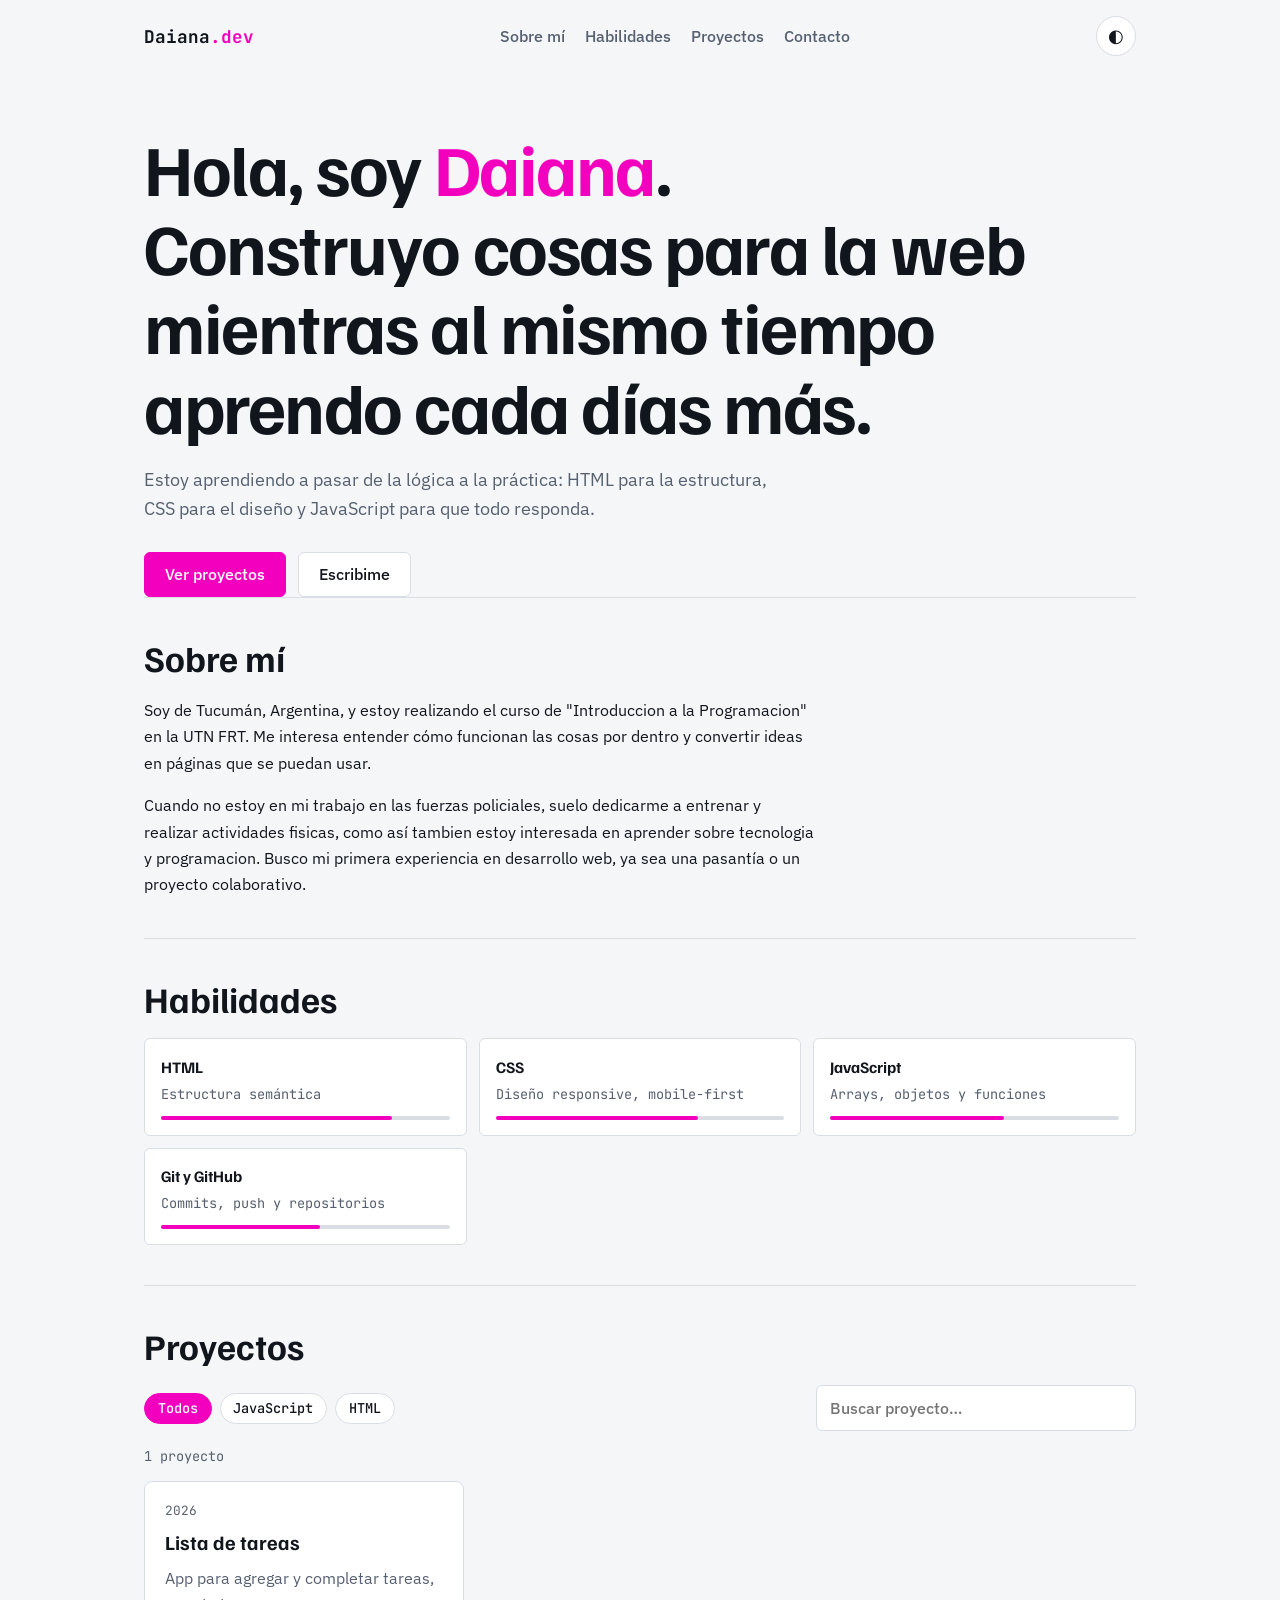
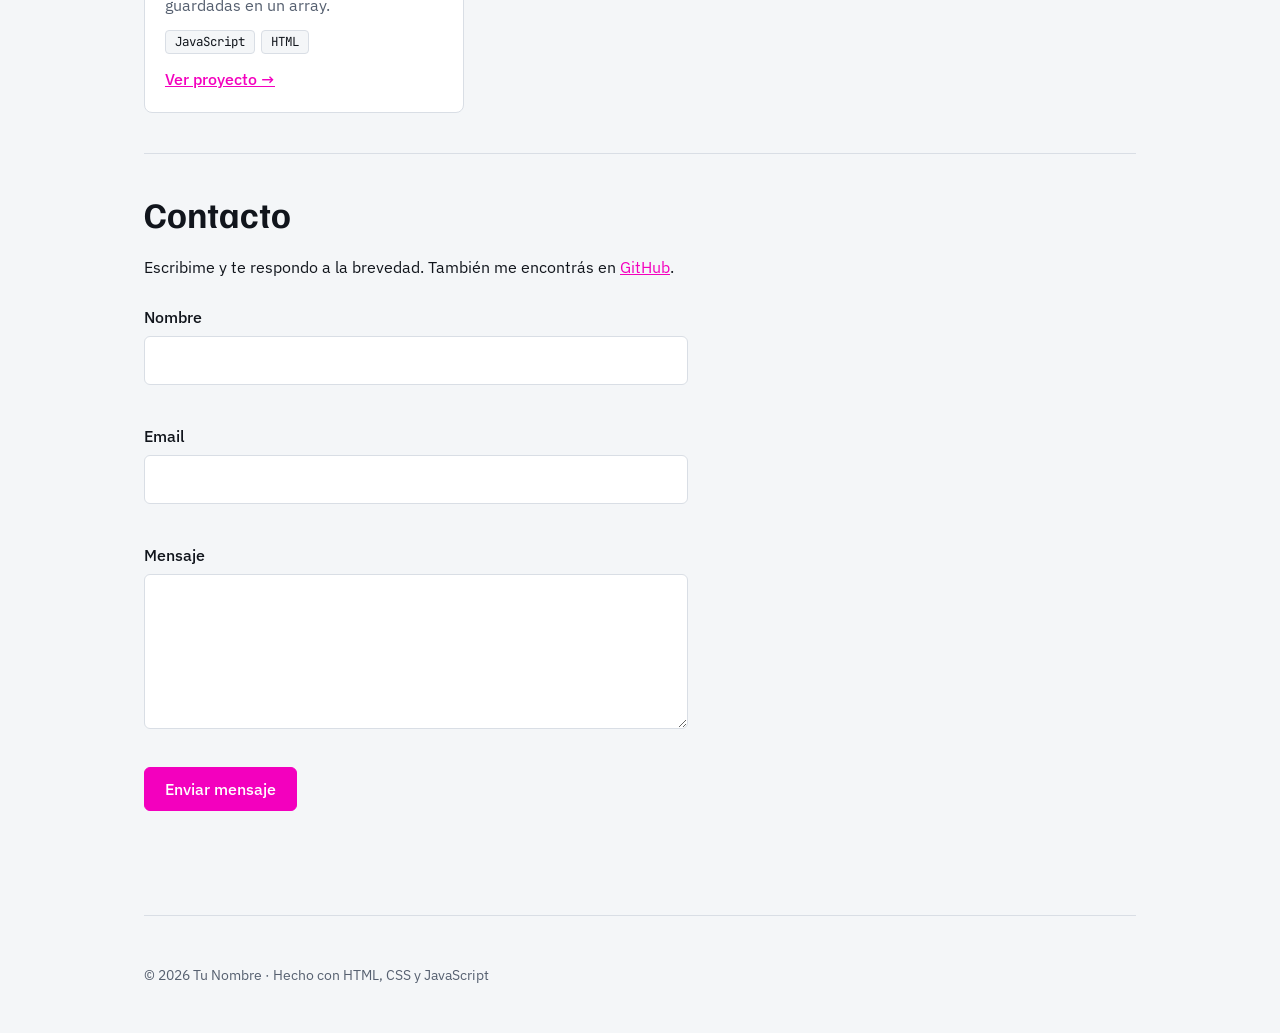
<file: index.html>
<!DOCTYPE html>
<html lang="es">
<head>
  <meta charset="UTF-8">
  <meta name="viewport" content="width=device-width, initial-scale=1">
  <title>Daiana Carrizo | Portfolio</title>
  <meta name="description" content="Portfolio de Tu Nombre, estudiante de Desarrollo de Software en UTN TUC.">
  <link rel="preconnect" href="https://fonts.googleapis.com">
  <link rel="preconnect" href="https://fonts.gstatic.com" crossorigin>
  <link href="https://fonts.googleapis.com/css2?family=Familjen+Grotesk:wght@500;700&family=IBM+Plex+Sans:wght@400;500&family=JetBrains+Mono:wght@400;500&display=swap" rel="stylesheet">
  <link rel="stylesheet" href="style.css">
</head>
<body>
  <a class="skip" href="#proyectos">Saltar a proyectos</a>

  <header class="site-header">
    <a class="brand" href="#inicio" aria-label="Inicio">Daiana<span>.dev</span></a>
    <nav aria-label="Principal">
      <ul>
        <li><a href="#sobre-mi">Sobre mí</a></li>
        <li><a href="#habilidades">Habilidades</a></li>
        <li><a href="#proyectos">Proyectos</a></li>
        <li><a href="#contacto">Contacto</a></li>
      </ul>
    </nav>
    <button id="theme-toggle" class="theme-toggle" type="button" aria-label="Cambiar entre modo claro y oscuro">
      <span aria-hidden="true" id="theme-icon">◐</span>
    </button>
  </header>

  <main>
    <section id="inicio" class="hero">
      <p class="eyebrow"> </p>
      <h1>Hola, soy <em>Daiana</em>.<br>Construyo cosas para la web mientras al mismo tiempo aprendo cada días más.</h1>
      <p class="lead">Estoy aprendiendo a pasar de la lógica a la práctica: HTML para la estructura, CSS para el diseño y JavaScript para que todo responda.</p>
      <div class="hero-actions">
        <a class="btn btn-primary" href="#proyectos">Ver proyectos</a>
        <a class="btn" href="#contacto">Escribime</a>
      </div>

    <section id="sobre-mi" class="section">
      <h2>Sobre mí</h2>
      <div class="about">
        <p>Soy de Tucumán, Argentina, y estoy realizando el curso de "Introduccion a la Programacion" en la UTN FRT. Me interesa entender cómo funcionan las cosas por dentro y convertir ideas en páginas que se puedan usar.</p>
        <p>Cuando no estoy en mi trabajo en las fuerzas policiales, suelo dedicarme a entrenar y realizar actividades fisicas, como así tambien estoy interesada en aprender sobre tecnologia y programacion. Busco mi primera experiencia en desarrollo web, ya sea una pasantía o un proyecto colaborativo.</p>
      </div>
    </section>

    <section id="habilidades" class="section">
      <h2>Habilidades</h2>
      <ul id="skills-list" class="skills"></ul>
    </section>

    <section id="proyectos" class="section">
      <h2>Proyectos</h2>
      <div class="toolbar">
        <div id="filters" class="filters" role="group" aria-label="Filtrar por tecnología"></div>
        <label class="search">
          <span class="visually-hidden">Buscar proyecto</span>
          <input id="search" type="search" placeholder="Buscar proyecto…" autocomplete="off">
        </label>
      </div>
      <p id="count" class="count" aria-live="polite"></p>
      <div id="projects" class="projects"></div>
    </section>

    <section id="contacto" class="section">
      <h2>Contacto</h2>
      <p class="contact-intro">Escribime y te respondo a la brevedad. También me encontrás en <a href="https://github.com/Daianacarrizo-prog" target="_blank" rel="noopener">GitHub</a>.</p>
      <form id="contact-form" novalidate>
        <div class="field">
          <label for="name">Nombre</label>
          <input id="name" name="name" type="text" autocomplete="name" required>
          <small class="error" id="name-error"></small>
        </div>
        <div class="field">
          <label for="email">Email</label>
          <input id="email" name="email" type="email" autocomplete="email" required>
          <small class="error" id="email-error"></small>
        </div>
        <div class="field">
          <label for="message">Mensaje</label>
          <textarea id="message" name="message" rows="5" required></textarea>
          <small class="error" id="message-error"></small>
        </div>
        <button class="btn btn-primary" type="submit">Enviar mensaje</button>
        <p id="form-status" class="form-status" role="status"></p>
      </form>
    </section>
  </main>

  <footer class="site-footer">
    <p>© <span id="year"></span> Tu Nombre · Hecho con HTML, CSS y JavaScript</p>
  </footer>

  <script src="script.js"></script>
</body>
</html>
</file>
<file: style.css>
/* Diseño mobile-first. Layout: una columna estrecha de lectura, con la terminal como detalle propio del mundo Git. */
:root {
  --bg: #f4f6f8;
  --surface: #ffffff;
  --fg: #11151c;
  --muted: #566070;
  --line: #d9dee5;
  --accent: #f300be;
  --accent-fg: #ffffff;
  --term-bg: #11151c;
  --term-fg: #d8e0ea;
  --font-display: "Familjen Grotesk", system-ui, sans-serif;
  --font-body: "IBM Plex Sans", system-ui, sans-serif;
  --font-mono: "JetBrains Mono", ui-monospace, monospace;
  --gutter: 1rem;
}
@media (prefers-color-scheme: dark) {
  :root:not([data-theme="light"]) {
    --bg: #0e1218; --surface: #161c25; --fg: #e8edf3; --muted: #93a0b2;
    --line: #28313d; --accent: #ff5a3c; --accent-fg: #11151c;
    --term-bg: #080b10; --term-fg: #d8e0ea; color-scheme: dark;
  }
}
:root[data-theme="dark"] {
  --bg: #0e1218; --surface: #161c25; --fg: #e8edf3; --muted: #93a0b2;
  --line: #28313d; --accent: #ff53d4e7; --accent-fg: #11151c;
  --term-bg: #080b10; --term-fg: #d8e0ea; color-scheme: dark;
}

*, *::before, *::after { box-sizing: border-box; }
html { scroll-behavior: smooth; scroll-padding-top: 5rem; }
body {
  margin: 0; background: var(--bg); color: var(--fg);
  font: 1rem/1.65 var(--font-body);
  padding-inline: var(--gutter);
}
img { max-width: 100%; }
a { color: var(--accent); }
h1, h2, h3 { font-family: var(--font-display); line-height: 1.1; text-wrap: balance; margin: 0; }
:focus-visible { outline: 3px solid var(--accent); outline-offset: 2px; }
.visually-hidden { position: absolute; width: 1px; height: 1px; overflow: hidden; clip: rect(0 0 0 0); white-space: nowrap; }
.skip { position: absolute; left: -999px; }
.skip:focus { left: var(--gutter); top: .5rem; background: var(--surface); padding: .5rem 1rem; z-index: 10; }

/* Header */
.site-header, main, .site-footer { max-width: 62rem; margin-inline: auto; }
.site-header {
  display: flex; flex-wrap: wrap; align-items: center; justify-content: space-between;
  gap: .5rem 1rem; padding-block: 1rem;
}
.brand { font: 700 1.1rem var(--font-mono); color: var(--fg); text-decoration: none; }
.brand span { color: var(--accent); }
.site-header nav { order: 3; width: 100%; overflow-x: auto; }
.site-header ul { display: flex; gap: 1.25rem; list-style: none; margin: 0; padding: 0; white-space: nowrap; }
.site-header nav a { color: var(--muted); text-decoration: none; font-weight: 500; }
.site-header nav a:hover { color: var(--fg); }
.theme-toggle {
  width: 2.5rem; height: 2.5rem; border-radius: 50%; border: 1px solid var(--line);
  background: var(--surface); color: var(--fg); font-size: 1.1rem; cursor: pointer;
}
.theme-toggle:hover { border-color: var(--accent); }

/* Hero */
.hero { padding-block: 2.5rem 3rem; }
.eyebrow { font: 500 .8rem var(--font-mono); letter-spacing: .08em; text-transform: uppercase; color: var(--muted); margin: 0 0 1rem; }
.hero h1 { font-size: clamp(2.2rem, 8vw, 4.5rem); font-weight: 700; letter-spacing: -.02em; }
.hero h1 em { font-style: normal; color: var(--accent); }
.lead { max-width: 40rem; color: var(--muted); font-size: 1.125rem; margin: 1.25rem 0 0; }
.hero-actions { display: flex; flex-wrap: wrap; gap: .75rem; margin-top: 1.75rem; }
.terminal {
  background: var(--term-bg); color: var(--term-fg); font: .9rem/1.7 var(--font-mono);
  padding: 1rem 1.25rem; border-radius: 6px; margin: 2.5rem 0 0; max-width: 26rem; overflow-x: auto;
}
.terminal .prompt { color: var(--accent); margin-right: .5ch; user-select: none; }

/* Buttons */
.btn {
  display: inline-block; padding: .7rem 1.25rem; border-radius: 6px; font: 500 1rem var(--font-body);
  border: 1px solid var(--line); background: var(--surface); color: var(--fg); text-decoration: none; cursor: pointer;
}
.btn:hover { border-color: var(--accent); }
.btn-primary { background: var(--accent); border-color: var(--accent); color: var(--accent-fg); }
.btn-primary:hover { filter: brightness(1.08); }

/* Sections */
.section { padding-block: 2.5rem; border-top: 1px solid var(--line); }
.section h2 { font-size: clamp(1.6rem, 5vw, 2.25rem); margin-bottom: 1.25rem; }
.about { display: grid; gap: 1rem; max-width: 42rem; }
.about p { margin: 0; }

.skills { list-style: none; margin: 0; padding: 0; display: grid; gap: .75rem; grid-template-columns: 1fr; }
.skills li { background: var(--surface); border: 1px solid var(--line); border-radius: 6px; padding: .9rem 1rem; }
.skills strong { font-family: var(--font-display); display: block; }
.skills span { color: var(--muted); font: .85rem var(--font-mono); }
.level { height: 4px; background: var(--line); border-radius: 2px; margin-top: .6rem; }
.level i { display: block; height: 100%; background: var(--accent); border-radius: 2px; }

/* Projects */
.toolbar { display: flex; flex-wrap: wrap; gap: .75rem 1rem; align-items: center; justify-content: space-between; }
.filters { display: flex; flex-wrap: wrap; gap: .5rem; }
.chip {
  font: 500 .85rem var(--font-mono); padding: .35rem .8rem; border-radius: 99px;
  border: 1px solid var(--line); background: var(--surface); color: var(--fg); cursor: pointer;
}
.chip[aria-pressed="true"] { background: var(--accent); border-color: var(--accent); color: var(--accent-fg); }
.search input {
  width: 100%; min-width: 0; padding: .55rem .8rem; border-radius: 6px; border: 1px solid var(--line);
  background: var(--surface); color: var(--fg); font: inherit;
}
.search { flex: 1 1 14rem; max-width: 20rem; }
.count { color: var(--muted); font: .85rem var(--font-mono); margin: 1rem 0; }
.projects { display: grid; gap: 1rem; grid-template-columns: 1fr; }
.card { background: var(--surface); border: 1px solid var(--line); border-radius: 8px; padding: 1.25rem; display: flex; flex-direction: column; gap: .75rem; min-width: 0; }
.card h3 { font-size: 1.25rem; }
.card p { margin: 0; color: var(--muted); }
.card .meta { font: .8rem var(--font-mono); color: var(--muted); }
.tags { display: flex; flex-wrap: wrap; gap: .4rem; list-style: none; padding: 0; margin: 0; }
.tags li { font: .78rem var(--font-mono); padding: .15rem .55rem; border-radius: 4px; background: var(--bg); border: 1px solid var(--line); }
.card a { margin-top: auto; font-weight: 500; }
.empty { color: var(--muted); }

/* Form */
.contact-intro { max-width: 40rem; margin: 0 0 1.5rem; }
form { display: grid; gap: 1rem; max-width: 34rem; }
.field { display: grid; gap: .35rem; }
label { font-weight: 500; }
input, textarea { font: inherit; }
.field input, .field textarea {
  width: 100%; min-width: 0; padding: .65rem .8rem; border-radius: 6px; border: 1px solid var(--line);
  background: var(--surface); color: var(--fg);
}
.field input[aria-invalid="true"], .field textarea[aria-invalid="true"] { border-color: var(--accent); }
.error { color: var(--accent); min-height: 1.2em; font-size: .85rem; }
.form-status { margin: 0; font-weight: 500; }
form .btn { justify-self: start; }

.site-footer { padding-block: 2rem; color: var(--muted); font-size: .9rem; border-top: 1px solid var(--line); }

/* Tablet y escritorio */
@media (min-width: 40rem) {
  :root { --gutter: 1.5rem; }
  .site-header nav { order: 0; width: auto; }
  .skills { grid-template-columns: repeat(2, 1fr); }
  .projects { grid-template-columns: repeat(2, 1fr); }
}
@media (min-width: 64rem) {
  .skills { grid-template-columns: repeat(3, 1fr); }
  .projects { grid-template-columns: repeat(3, 1fr); }
}
@media (prefers-reduced-motion: reduce) { html { scroll-behavior: auto; } }
</file>
